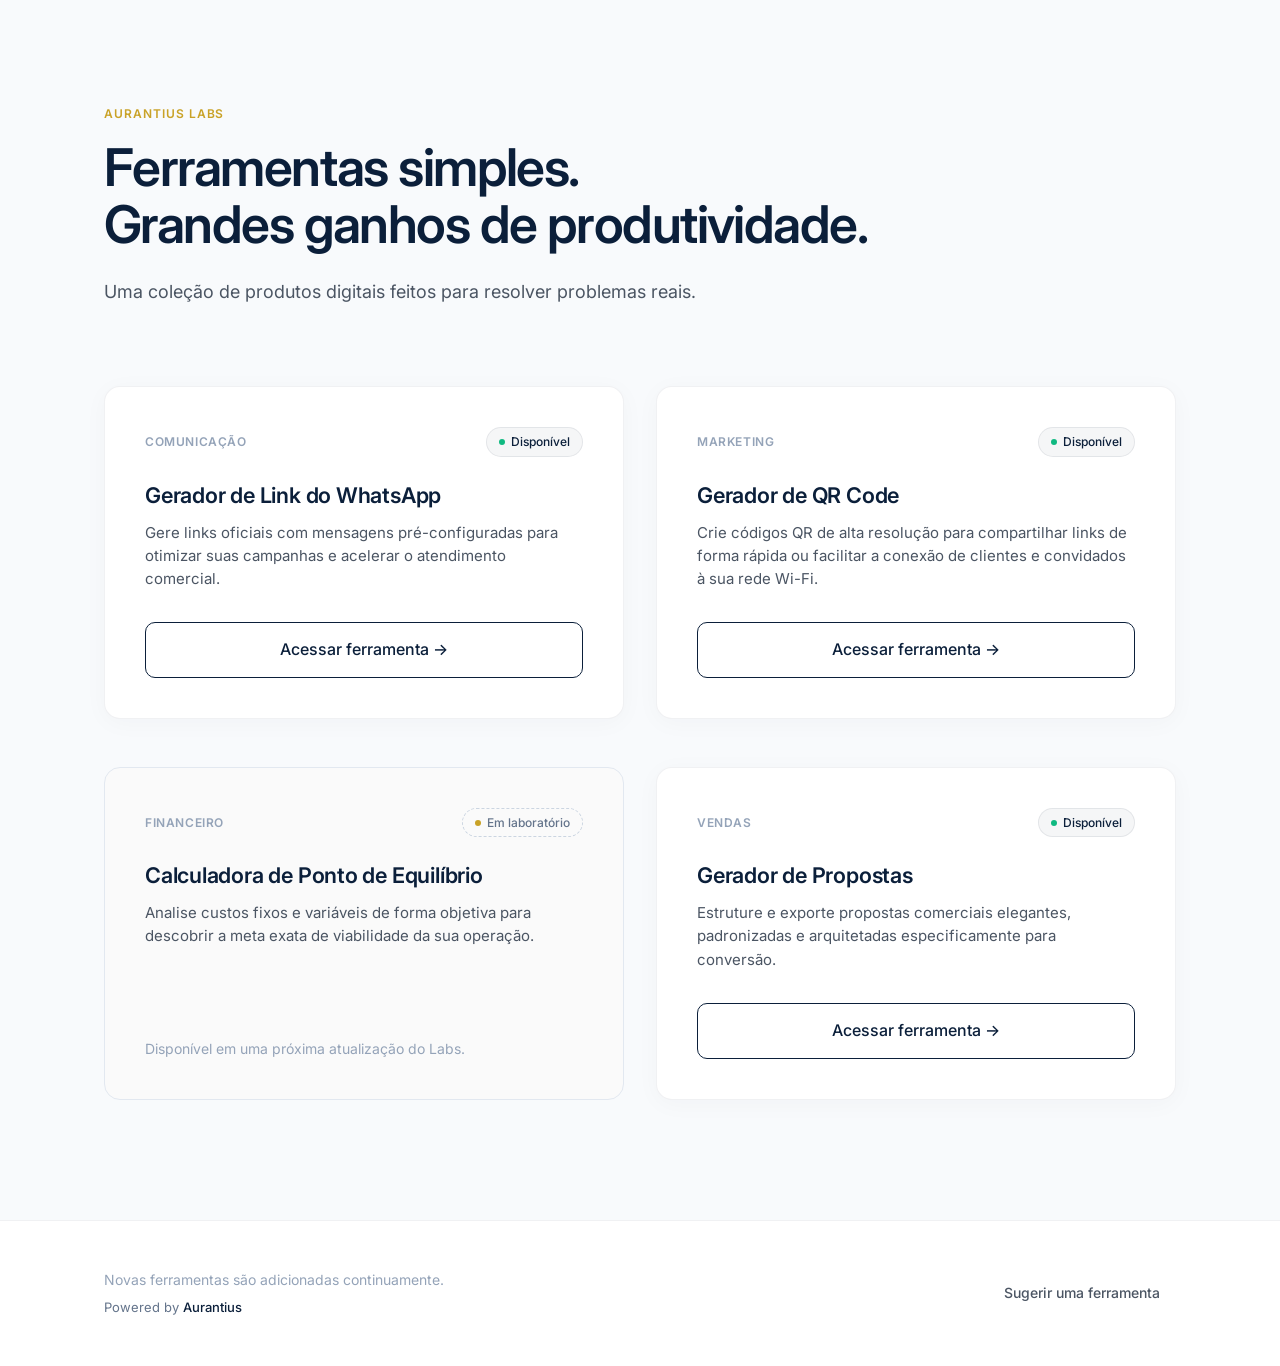
<file: labs/index.html>
<!DOCTYPE html>
<html lang="pt-BR">
<head>
    <meta charset="UTF-8">
    <meta name="viewport" content="width=device-width, initial-scale=1.0">
    
    <title>Aurantius Labs | Ecossistema de Ferramentas</title>
    <meta name="description" content="Uma coleção de produtos digitais desenvolvidos pela AURANTIUS. Soluções úteis, elegantes e focadas em resolver desafios reais.">
    
    <!-- Favicons -->
    <link rel="apple-touch-icon" sizes="180x180" href="../assets/images/apple-touch-icon.png">
    <link rel="icon" type="image/png" sizes="32x32" href="../assets/images/favicon-32x32.png">
    <link rel="icon" type="image/png" sizes="16x16" href="../assets/images/favicon-16x16.png">
    <link rel="manifest" href="../assets/images/site.webmanifest">
    
    <!-- Tipografia: Inter -->
    <link rel="preconnect" href="https://fonts.googleapis.com">
    <link rel="preconnect" href="https://fonts.gstatic.com" crossorigin>
    <link href="https://fonts.googleapis.com/css2?family=Inter:wght@400;500;600&display=swap" rel="stylesheet">
    
    <!-- CSS: Global e Local -->
    <link rel="stylesheet" href="../assets/css/global.css">
    <link rel="stylesheet" href="style.css">
</head>
<body class="labs-directory">

    <!-- CABEÇALHO DO LABS -->
    <header class="labs-header">
        <div class="container header-container">
            <span class="labs-badge" aria-label="Ambiente de desenvolvimento de produtos">Aurantius Labs</span>
            
            <h1 class="labs-title">
                Ferramentas simples.<br>
                Grandes ganhos de produtividade.
            </h1>
            
            <p class="labs-description">
                Uma coleção de produtos digitais feitos para resolver problemas reais.
            </p>
        </div>
    </header>

    <!-- ÁREA PRINCIPAL (Diretório) -->
    <main class="labs-main">
        <div class="container">
            
            <section class="tools-grid" aria-label="Catálogo de ferramentas do Aurantius Labs">
                
                <!-- CARD 1: Gerador de Link do WhatsApp (Disponível) -->
                <article class="tool-card is-available">
                    <header class="tool-header">
                        <span class="tool-category">Comunicação</span>
                        <span class="tool-status status-available">Disponível</span>
                    </header>
                    <div class="tool-body">
                        <h2 class="tool-name">Gerador de Link do WhatsApp</h2>
                        <p class="tool-desc">Gere links oficiais com mensagens pré-configuradas para otimizar suas campanhas e acelerar o atendimento comercial.</p>
                    </div>
                    <footer class="tool-footer">
                        <a href="gerador-link-whatsapp/" class="btn tool-action">Acessar ferramenta &rarr;</a>
                    </footer>
                </article>

                <!-- CARD 2: Gerador de QR Code (Disponível) -->
                <article class="tool-card is-available">
                    <header class="tool-header">
                        <span class="tool-category">Marketing</span>
                        <span class="tool-status status-available">Disponível</span>
                    </header>
                    <div class="tool-body">
                        <h2 class="tool-name">Gerador de QR Code</h2>
                        <p class="tool-desc">Crie códigos QR de alta resolução para compartilhar links de forma rápida ou facilitar a conexão de clientes e convidados à sua rede Wi-Fi.</p>
                    </div>
                    <footer class="tool-footer">
                        <a href="gerador-qrcode/" class="btn tool-action">Acessar ferramenta &rarr;</a>
                    </footer>
                </article>

                <!-- CARD 3: Calculadora de Ponto de Equilíbrio (Em laboratório) -->
                <article class="tool-card is-developing">
                    <header class="tool-header">
                        <span class="tool-category">Financeiro</span>
                        <span class="tool-status status-lab">Em laboratório</span>
                    </header>
                    <div class="tool-body">
                        <h2 class="tool-name">Calculadora de Ponto de Equilíbrio</h2>
                        <p class="tool-desc">Analise custos fixos e variáveis de forma objetiva para descobrir a meta exata de viabilidade da sua operação.</p>
                    </div>
                    <footer class="tool-footer">
                        <p class="tool-future-note">Disponível em uma próxima atualização do Labs.</p>
                    </footer>
                </article>

                <!-- CARD 4: Gerador de Propostas (Disponível) -->
                <article class="tool-card is-available">
                    <header class="tool-header">
                        <span class="tool-category">Vendas</span>
                        <span class="tool-status status-available">Disponível</span>
                    </header>
                    <div class="tool-body">
                        <h2 class="tool-name">Gerador de Propostas</h2>
                        <p class="tool-desc">Estruture e exporte propostas comerciais elegantes, padronizadas e arquitetadas especificamente para conversão.</p>
                    </div>
                    <footer class="tool-footer">
                        <a href="gerador-propostas/" class="btn tool-action">Acessar ferramenta &rarr;</a>
                    </footer>
                </article>

            </section>

        </div>
    </main>

    <!-- RODAPÉ DO LABS -->
    <footer class="labs-footer">
        <div class="container footer-container">
            <div class="footer-info">
                <p class="footer-note">Novas ferramentas são adicionadas continuamente.</p>
                <span class="footer-signature">Powered by <a href="https://www.aurantius.com.br/" class="signature-link">Aurantius</a></span>
            </div>
            <a href="mailto:converse@aurantius.com.br?subject=Sugestão de Ferramenta - Aurantius Labs" class="suggest-link">Sugerir uma ferramenta</a>
        </div>
    </footer>

    <!-- Script de Microinterações -->
    <script src="script.js" defer></script>
</body>
</html>
</file>
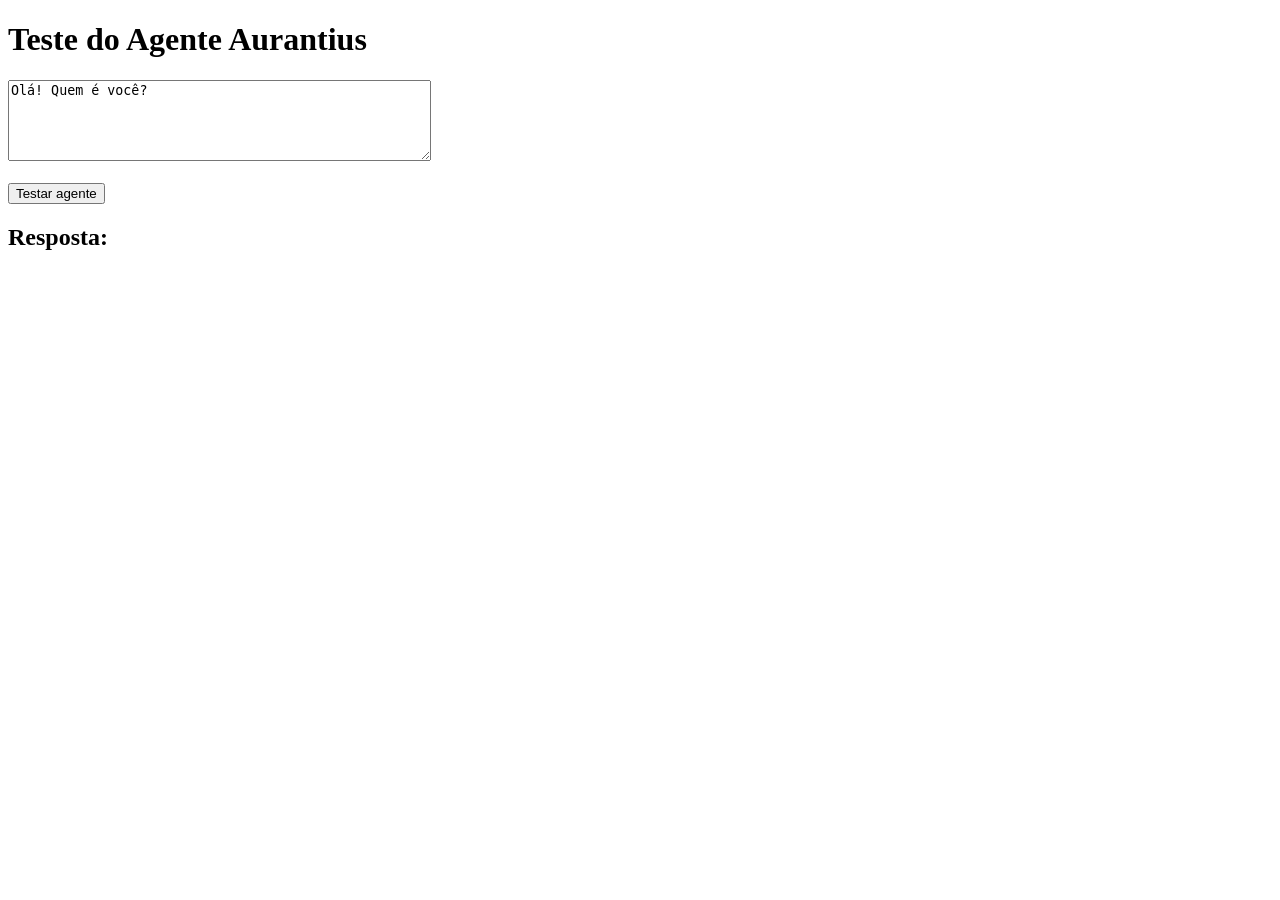
<file: test-agent.html>
<!DOCTYPE html>
<html lang="pt-BR">
<head>
  <meta charset="UTF-8">
  <meta name="viewport" content="width=device-width, initial-scale=1.0">
  <title>Teste — Aurantius AI</title>
</head>

<body>

  <h1>Teste do Agente Aurantius</h1>

  <textarea id="message" rows="5" cols="50">Olá! Quem é você?</textarea>

  <br><br>

  <button id="testButton">Testar agente</button>

  <h2>Resposta:</h2>

  <pre id="response"></pre>

  <script>
    const button = document.getElementById("testButton");
    const messageInput = document.getElementById("message");
    const responseElement = document.getElementById("response");

    button.addEventListener("click", async () => {
      responseElement.textContent = "Digitando...";

      try {
        const response = await fetch("/api/chat", {
          method: "POST",
          headers: {
            "Content-Type": "application/json"
          },
          body: JSON.stringify({
            message: messageInput.value
          })
        });

        let data;
        try {
          data = await response.json();
        } catch (error) {
          responseElement.textContent =
            "Não consegui responder agora. Tente novamente em instantes.";
          return;
        }

        if (!response.ok) {
          responseElement.textContent =
            data?.error || "Não consegui responder agora. Tente novamente em instantes.";
          return;
        }

        responseElement.textContent = data.response;

      } catch (error) {
        responseElement.textContent =
          "Erro de conexão:\n" + error.message;
      }
    });
  </script>

</body>
</html>
</file>
<file: assets/css/global.css>
/* =========================================
   VARIÁVEIS (Design System Premium)
========================================= */
:root {
    /* Cores */
    --primary: #0B1F3A;
    --accent: #C9A227;
    --background: #FFFFFF;
    --text-main: #111827;
    --text-muted: #4B5563;
    --border: rgba(11, 31, 58, 0.06); 
    --white: #FFFFFF;
    
    /* Espaçamentos & Layout */
    --container-width: 1120px;
    --section-padding: 160px 0; 
    
    /* Border Radius (Consistência matemática) */
    --radius-btn: 10px;
    --radius-card: 16px;
    --radius-capsule: 999px;
    --radius-panel: 32px; 
    
    /* Animações */
    --ease-out: cubic-bezier(0.16, 1, 0.3, 1); 
    --transition-fast: 180ms var(--ease-out);
    --transition-base: 250ms var(--ease-out);
    --transition-slow: 350ms var(--ease-out);
}

/* =========================================
   RESETS, TYPOGRAPHY & ANTI-ALIASING
========================================= */
* {
    margin: 0;
    padding: 0;
    box-sizing: border-box;
}

body {
    font-family: 'Inter', sans-serif;
    background-color: var(--background);
    color: var(--text-main);
    line-height: 1.6;
    -webkit-font-smoothing: antialiased;
    -moz-osx-font-smoothing: grayscale;
    text-rendering: optimizeLegibility;
}

.container {
    max-width: var(--container-width);
    margin: 0 auto;
    padding: 0 24px;
}

h1, h2, h3 {
    font-weight: 500;
    letter-spacing: -0.03em;
    line-height: 1.15;
}

h1 {
    font-size: 4.5rem;
    color: var(--white);
    margin-bottom: 24px;
}

h2 {
    font-size: 2.75rem;
    margin-bottom: 24px;
    color: var(--primary);
}

h3 {
    font-size: 1.25rem;
    color: var(--primary);
}

p {
    color: var(--text-muted);
    font-size: 1.125rem;
    margin-bottom: 0; 
}

a {
    text-decoration: none;
    color: inherit;
    transition: color var(--transition-base);
}

/* =========================================
   BOTÕES (Engenharia Premium)
========================================= */
.btn {
    display: inline-flex;
    align-items: center;
    justify-content: center;
    gap: 12px;
    padding: 14px 28px;
    border-radius: var(--radius-btn);
    font-weight: 500;
    font-size: 1rem;
    cursor: pointer;
    transition: transform var(--transition-fast), box-shadow var(--transition-fast), background var(--transition-fast);
    border: 1px solid transparent;
    user-select: none;
}

.btn-primary {
    background: linear-gradient(180deg, var(--accent) 0%, #BA9522 100%);
    color: var(--primary);
    box-shadow: 0 2px 10px rgba(201, 162, 39, 0.15), inset 0 1px 0 rgba(255, 255, 255, 0.25);
}

.btn-primary:hover {
    background: linear-gradient(180deg, #D4B03B 0%, var(--accent) 100%);
    transform: translateY(-2px);
    box-shadow: 0 8px 24px rgba(201, 162, 39, 0.25), inset 0 1px 0 rgba(255, 255, 255, 0.4);
}

.btn-outline {
    border-color: rgba(255, 255, 255, 0.15);
    color: var(--white);
}

.btn-outline:hover {
    background-color: rgba(255, 255, 255, 0.06);
}

.icon-small {
    width: 18px;
    height: 18px;
}

/* =========================================
   SEÇÕES, GRID & DIVISORES
========================================= */
.section {
    padding: var(--section-padding);
    position: relative;
}

.section-divider {
    border-bottom: 1px solid var(--border);
}

/* Grid Perfeito */
.bg-grid::before {
    content: '';
    position: absolute;
    inset: 0;
    background-image: 
        linear-gradient(to right, rgba(11, 31, 58, 0.025) 1px, transparent 1px),
        linear-gradient(to bottom, rgba(11, 31, 58, 0.025) 1px, transparent 1px);
    background-size: 64px 64px;
    z-index: 0;
    pointer-events: none;
}

.bg-grid .container {
    position: relative;
    z-index: 1;
}

.section-header {
    margin-bottom: 80px;
}

.section-header.expanded {
    max-width: 100%;
}

.section-header.expanded .constrained-p {
    max-width: 760px;
}

/* =========================================
   NAVBAR (Cápsula Flutuante)
========================================= */
.navbar-wrapper {
    position: fixed;
    top: 24px;
    width: 100%;
    z-index: 100;
    display: flex;
    justify-content: center;
    pointer-events: none;
}

.navbar {
    width: calc(100% - 48px);
    max-width: 960px;
    background: rgba(255, 255, 255, 0.06); 
    border: 1px solid rgba(255, 255, 255, 0.08);
    border-radius: var(--radius-capsule);
    backdrop-filter: blur(12px);
    -webkit-backdrop-filter: blur(12px);
    padding: 12px 32px;
    transition: background var(--transition-slow), border-color var(--transition-slow), box-shadow var(--transition-slow);
    pointer-events: auto;
}

.navbar.scrolled {
    background: rgba(255, 255, 255, 0.88);
    border-color: rgba(11, 31, 58, 0.06);
    box-shadow: 0 16px 40px rgba(11, 31, 58, 0.04), 0 4px 12px rgba(11, 31, 58, 0.02);
}

.navbar-container {
    display: flex;
    justify-content: space-between;
    align-items: center;
}

.logo {
    font-weight: 600;
    font-size: 1.3rem; 
    letter-spacing: 0.12em;
    color: var(--white);
    transition: color var(--transition-base);
}

.navbar.scrolled .logo {
    color: var(--primary);
}

.navbar.scrolled .btn-outline {
    border-color: var(--border);
    color: var(--primary);
}

.navbar.scrolled .btn-outline:hover {
    background-color: #F8FAFC;
}

/* =========================================
   HERO 
========================================= */
.hero {
    position: relative;
    min-height: 100vh;
    min-height: 100svh;
    display: flex;
    align-items: center;
    overflow: hidden;
    background-color: #040A12;
    padding-top: 160px;
    padding-bottom: 120px;
}

.hero-layer {
    position: absolute;
    inset: -30px; 
    will-change: transform;
}

.hero-bg-layer {
    background-image: url('../images/hero-background.jpg');
    background-position: center;
    background-size: cover;
    z-index: 1;
}

.hero-gradient-layer {
    z-index: 2;
    background: linear-gradient(135deg, rgba(11, 31, 58, 0.75) 0%, rgba(5, 15, 28, 0.92) 100%);
    background-size: 200% 200%;
    animation: heroGradientShift 30s ease-in-out infinite alternate;
}

@keyframes heroGradientShift {
    0% { background-position: 0% 0%; }
    100% { background-position: 100% 100%; }
}

.hero-light-layer {
    z-index: 3;
    pointer-events: none;
}

.light-gold {
    position: absolute;
    top: 20%;
    left: 30%;
    width: 50vw;
    height: 50vw;
    background: radial-gradient(circle, rgba(201, 162, 39, 0.04) 0%, transparent 60%);
    transform: translate(-50%, -50%);
}

.light-blue {
    position: absolute;
    bottom: -10%;
    right: -10%;
    width: 60vw;
    height: 60vw;
    background: radial-gradient(circle, rgba(11, 31, 58, 0.15) 0%, transparent 60%);
    transform: translate(-50%, -50%);
}

.hero-vignette {
    position: absolute;
    inset: 0;
    box-shadow: inset 0 0 160px rgba(0, 0, 0, 0.65);
    z-index: 4;
    pointer-events: none;
}

.hero-content {
    position: relative;
    z-index: 5;
    max-width: 860px;
    display: flex;
    flex-direction: column;
    align-items: flex-start;
    width: 100%;
}

.hero-content p {
    color: rgba(255, 255, 255, 0.85);
    font-size: 1.35rem;
    line-height: 1.6;
    margin-bottom: 48px;
    max-width: 680px;
}

.scroll-indicator {
    position: absolute;
    bottom: 40px;
    left: 50%;
    transform: translateX(-50%);
    color: rgba(255, 255, 255, 0.4);
    z-index: 10;
    transition: color var(--transition-fast), transform var(--transition-fast);
}

.scroll-indicator:hover {
    color: var(--white);
    transform: translate(-50%, 4px);
}

/* =========================================
   CARDS 
========================================= */
.grid-3 {
    display: grid;
    grid-template-columns: repeat(3, 1fr);
    gap: 32px;
}

.card {
    background: var(--white);
    border: 1px solid var(--border);
    border-radius: var(--radius-card);
    padding: 48px 40px;
    height: 100%;
    display: flex;
    flex-direction: column;
    gap: 40px; 
    transition: transform var(--transition-base), box-shadow var(--transition-base);
    box-shadow: 0 4px 20px rgba(11, 31, 58, 0.02);
}

.card-text-group {
    display: flex;
    flex-direction: column;
    gap: 12px; 
}

.card:hover {
    transform: translateY(-5px); 
    box-shadow: 0 16px 48px rgba(11, 31, 58, 0.07); 
}

.card-icon {
    color: var(--primary);
    width: 28px;
    height: 28px;
    transition: color var(--transition-base);
}

.card:hover .card-icon {
    color: var(--accent); 
}

/* =========================================
   COMO PENSAMOS
========================================= */
#como-pensamos {
    background: linear-gradient(180deg, #FFFFFF 0%, #F8FAFC 25%, #F3F5F8 50%, #F8FAFC 75%, #FFFFFF 100%);
    padding: 190px 0;
}

.grid-2 {
    display: grid;
    grid-template-columns: 1fr 1fr;
    gap: 100px;
}
.align-center { align-items: center; }

.text-content {
    display: flex;
    flex-direction: column;
    gap: 20px;
}

.elegant-list {
    list-style: none;
    display: flex;
    flex-direction: column;
    gap: 8px;
}

.elegant-list li {
    display: flex;
    align-items: center;
    gap: 20px;
    font-size: 1.125rem;
    color: var(--primary);
    padding: 16px 0;
    border-bottom: 1px solid var(--border);
}
.elegant-list li:last-child { border-bottom: none; }

.list-icon {
    color: var(--accent);
    width: 20px;
    height: 20px;
    flex-shrink: 0;
}

/* =========================================
   SOLUÇÕES
========================================= */
.grid-auto {
    display: grid;
    grid-template-columns: repeat(auto-fill, minmax(320px, 1fr));
    gap: 20px;
}

.card-small {
    display: flex;
    align-items: center;
    gap: 16px;
    padding: 24px 28px;
    border: 1px solid var(--border);
    border-radius: var(--radius-btn);
    background: var(--white);
    color: var(--primary);
    font-weight: 500;
    transition: transform var(--transition-base), box-shadow var(--transition-base), border-color var(--transition-base);
    box-shadow: 0 2px 10px rgba(11, 31, 58, 0.015);
}

.card-small i {
    color: var(--text-muted);
    width: 22px;
    height: 22px;
    transition: color var(--transition-base);
}

.card-small:hover {
    transform: translateY(-4px);
    border-color: rgba(11, 31, 58, 0.1);
    box-shadow: 0 12px 32px rgba(11, 31, 58, 0.06);
}

.card-small:hover i {
    color: var(--accent);
}

/* =========================================
   AURANTIUS LABS (Preview)
========================================= */
#aurantius-labs-preview {
    padding: 100px 0 60px; /* Mais compacto para atuar como transição fluida */
}

.labs-preview-wrapper {
    text-align: center;
    max-width: 720px;
    margin: 0 auto;
    display: flex;
    flex-direction: column;
    align-items: center;
}

.labs-badge-tag {
    display: inline-flex;
    align-items: center;
    gap: 8px;
    font-size: 0.75rem;
    font-weight: 600;
    text-transform: uppercase;
    letter-spacing: 0.12em;
    color: var(--accent);
    margin-bottom: 24px;
}

.labs-badge-tag::before {
    content: '';
    display: block;
    width: 6px;
    height: 6px;
    background-color: var(--accent);
    border-radius: 50%;
}

.labs-preview-wrapper h2 {
    margin-bottom: 24px;
}

.labs-preview-wrapper p {
    margin-bottom: 40px;
    font-size: 1.125rem;
    color: var(--text-muted);
}

.btn-outline-dark {
    border-color: var(--border);
    color: var(--primary);
    background-color: transparent;
}

.btn-outline-dark:hover {
    border-color: rgba(11, 31, 58, 0.15);
    background-color: #F8FAFC;
    color: var(--primary);
    box-shadow: 0 4px 12px rgba(11, 31, 58, 0.03);
    transform: translateY(-2px);
}

/* =========================================
   CTA FINAL (Card Flutuante Premium)
========================================= */
.cta-section {
    background-color: var(--background);
    padding: 90px 0 160px;
}

.cta-card-container {
    max-width: 1280px;
}

.cta-card {
    background: radial-gradient(ellipse at top, #0d2546 0%, #0B1F3A 100%);
    border-radius: var(--radius-panel);
    padding: 120px 48px;
    position: relative;
    overflow: hidden;
    text-align: center;
    
    box-shadow: 0 32px 80px rgba(11, 31, 58, 0.08), 0 8px 32px rgba(11, 31, 58, 0.04);
    border: 1px solid rgba(255, 255, 255, 0.05); 
}

.cta-texture {
    position: absolute;
    inset: 0;
    background-image: 
        linear-gradient(to right, rgba(255, 255, 255, 0.02) 1px, transparent 1px),
        linear-gradient(to bottom, rgba(255, 255, 255, 0.02) 1px, transparent 1px);
    background-size: 40px 40px;
    filter: blur(0.5px);
    -webkit-mask-image: radial-gradient(ellipse at center, rgba(0,0,0,1) 0%, transparent 70%);
    mask-image: radial-gradient(ellipse at center, rgba(0,0,0,1) 0%, transparent 70%);
    z-index: 1;
    pointer-events: none;
}

.cta-lighting-title {
    position: absolute;
    top: 50%;
    left: 50%;
    transform: translate(-50%, -50%);
    width: 800px;
    height: 500px;
    background: radial-gradient(ellipse, rgba(255, 255, 255, 0.025) 0%, transparent 60%);
    pointer-events: none;
    z-index: 2;
}

.cta-content {
    position: relative;
    z-index: 3;
    max-width: 720px;
    margin: 0 auto;
}

.cta-card h2 { color: var(--white); }
.cta-card p {
    color: rgba(255, 255, 255, 0.75);
    margin-bottom: 56px; 
    font-size: 1.25rem;
}

.cta-btn-wrapper {
    position: relative;
    display: inline-block;
}

.cta-btn-glow {
    position: absolute;
    top: 50%;
    left: 50%;
    transform: translate(-50%, -50%);
    width: 140%;
    height: 180%;
    background: radial-gradient(ellipse, rgba(201, 162, 39, 0.12) 0%, transparent 65%);
    border-radius: 50px;
    z-index: -1;
    pointer-events: none;
    opacity: 0.8;
    transition: opacity var(--transition-base);
}

.cta-btn-wrapper:hover .cta-btn-glow {
    opacity: 1;
}

/* =========================================
   FOOTER
========================================= */
.footer {
    padding: 64px 0; 
    background-color: var(--white);
    border-top: 1px solid var(--border);
}

.footer-container {
    display: flex;
    justify-content: space-between;
    align-items: center;
    font-size: 0.9375rem;
    color: var(--text-muted);
}

.footer-logo {
    font-weight: 600;
    letter-spacing: 0.12em;
    color: var(--primary);
}

.footer-links {
    display: flex;
    gap: 56px; 
}
.footer-links a:hover { color: var(--primary); }

/* =========================================
   BOTÃO VOLTAR AO TOPO
========================================= */
.back-to-top {
    position: fixed;
    bottom: 112px;
    right: 40px;
    width: 46px; 
    height: 46px;
    border-radius: 50%;
    background-color: var(--primary);
    color: var(--white);
    border: none;
    cursor: pointer;
    display: flex;
    align-items: center;
    justify-content: center;
    opacity: 0;
    transform: translateY(20px) scale(0.95);
    transition: opacity var(--transition-base), transform var(--transition-base), background-color var(--transition-fast), box-shadow var(--transition-fast);
    box-shadow: 0 4px 16px rgba(11, 31, 58, 0.1);
    z-index: 99;
    pointer-events: none;
}

.back-to-top.visible {
    opacity: 1;
    transform: translateY(0) scale(1);
    pointer-events: auto;
}

.back-to-top:hover {
    background-color: var(--accent);
    color: var(--primary);
    box-shadow: 0 8px 24px rgba(201, 162, 39, 0.25);
}

.whatsapp-float {
    position: fixed;
    right: 40px;
    bottom: 40px;
    width: 56px;
    height: 56px;
    border-radius: 50%;
    background-color: #10B981;
    color: var(--white);
    display: flex;
    align-items: center;
    justify-content: center;
    box-shadow: 0 8px 24px rgba(16, 185, 129, 0.25);
    transition: transform var(--transition-fast), background-color var(--transition-fast), box-shadow var(--transition-fast);
    z-index: 99;
}

.whatsapp-float i {
    width: 26px;
    height: 26px;
}

.whatsapp-float:hover {
    background-color: #059669;
    color: var(--white);
    transform: translateY(-3px);
    box-shadow: 0 12px 28px rgba(16, 185, 129, 0.35);
}

/* =========================================
   MICROINTERAÇÕES GERAIS (Observer)
========================================= */
.fade-in {
    opacity: 0;
    transform: translateY(24px); 
    transition: opacity 600ms var(--ease-out), transform 600ms var(--ease-out);
    will-change: opacity, transform;
}

.fade-in.visible {
    opacity: 1;
    transform: translateY(0);
}

/* =========================================
   RESPONSIVIDADE
========================================= */
@media (max-width: 1024px) {
    h1 { font-size: 3.75rem; }
    h2 { font-size: 2.25rem; }
    .grid-2 { gap: 64px; }
}

@media (max-width: 768px) {
    :root { --section-padding: 100px 0; }
    #como-pensamos { padding: 120px 0; }
    h1 { font-size: 2.75rem; }
    h2 { font-size: 2rem; }
    .grid-2, .grid-3 { grid-template-columns: 1fr; gap: 32px; }
    
    .hero {
        padding-top: 140px;
        padding-bottom: 100px;
    }
    
    .navbar { width: calc(100% - 32px); padding: 12px 24px; }
    .back-to-top { bottom: 88px; right: 24px; }
    .whatsapp-float { bottom: 24px; right: 24px; }
    .footer-container { flex-direction: column; gap: 32px; text-align: center; }

    #aurantius-labs-preview { padding: 60px 0; }
    
    .cta-section { padding: 64px 0 80px; }
    .cta-card {
        padding: 80px 24px;
        border-radius: 28px;
    }
    .cta-card p {
        font-size: 1.125rem;
        margin-bottom: 40px;
    }
}
</file>
<file: labs/style.css>
/**
 * AURANTIUS LABS
 * Diretório de Ferramentas e Ecossistema
 * 
 * Filosofia Visual: Minimalismo, organização, arquitetura escalável e 
 * foco absoluto no produto (Show, don't tell).
 */

/* ==========================================================================
   LAYOUT BASE
   ========================================================================== */

.labs-directory {
    background-color: #F8FAFC; 
    min-height: 100vh;
    display: flex;
    flex-direction: column;
}

.labs-main {
    flex: 1; 
    padding-bottom: 120px;
}

/* ==========================================================================
   CABEÇALHO DO LABS
   ========================================================================== */

.labs-header {
    padding: 100px 0 80px; 
}

.labs-badge {
    display: inline-block;
    font-size: 0.75rem;
    font-weight: 600;
    text-transform: uppercase;
    letter-spacing: 0.08em;
    color: var(--accent); 
    margin-bottom: 16px;
}

.labs-title {
    font-size: 3.25rem;
    font-weight: 600;
    color: var(--primary); 
    letter-spacing: -0.03em;
    margin-bottom: 24px;
    line-height: 1.1;
}

.labs-description {
    font-size: 1.125rem;
    color: var(--text-muted);
    max-width: 780px; 
    line-height: 1.6;
    margin: 0;
}

/* ==========================================================================
   GRID DE FERRAMENTAS
   ========================================================================== */

.tools-grid {
    display: grid;
    grid-template-columns: repeat(auto-fill, minmax(340px, 1fr));
    column-gap: 32px;
    row-gap: 48px;
}

/* ==========================================================================
   CARDS DE PRODUTO
   ========================================================================== */

.tool-card {
    background-color: var(--white);
    border: 1px solid var(--border);
    border-radius: var(--radius-card);
    padding: 40px; 
    display: flex;
    flex-direction: column;
    gap: 24px;
    height: 100%;
    transition: transform var(--transition-base), box-shadow var(--transition-base), border-color var(--transition-base);
}

.tool-header {
    display: flex;
    justify-content: space-between;
    align-items: center;
}

.tool-category {
    font-size: 0.75rem;
    font-weight: 600;
    text-transform: uppercase;
    letter-spacing: 0.05em;
    color: #94A3B8; 
}

/* Badges de Status (Padrão Software) */
.tool-status {
    display: inline-flex;
    align-items: center;
    gap: 6px; 
    font-size: 0.75rem;
    font-weight: 500;
    padding: 4px 12px;
    border-radius: var(--radius-capsule);
}

.tool-status::before {
    content: '';
    display: block;
    width: 6px;
    height: 6px;
    border-radius: 50%;
}

.tool-body {
    display: flex;
    flex-direction: column;
    gap: 12px;
    flex: 1; 
}

.tool-name {
    font-size: 1.35rem;
    font-weight: 600;
    color: var(--primary);
    letter-spacing: -0.01em;
    line-height: 1.3;
    margin: 0;
}

.tool-desc {
    font-size: 0.9375rem;
    color: var(--text-muted);
    line-height: 1.55;
    margin: 0;
}

.tool-footer {
    margin-top: 8px;
}

/* ==========================================================================
   ESTADOS DOS CARDS
   ========================================================================== */

/* ESTADO 1: Disponível */
.tool-card.is-available {
    box-shadow: 0 4px 24px rgba(11, 31, 58, 0.03); 
}

.tool-card.is-available:hover {
    transform: translateY(-2px); 
    box-shadow: 0 12px 32px rgba(11, 31, 58, 0.06); 
    border-color: rgba(11, 31, 58, 0.08);
}

.status-available {
    background-color: rgba(11, 31, 58, 0.04);
    color: var(--primary);
    border: 1px solid rgba(11, 31, 58, 0.08);
}

.status-available::before {
    background-color: #10B981;
}

/* Botão Específico do Labs */
.tool-action {
    width: 100%;
    background-color: var(--white);
    border: 1px solid var(--primary);
    color: var(--primary);
}

.tool-action:hover {
    background-color: var(--accent); 
    border-color: var(--accent);
    color: var(--primary); 
}

/* ESTADO 2: Em Laboratório */
.tool-card.is-developing {
    background-color: #FAFAFA; 
    border-color: #E2E8F0;
    box-shadow: none;
}

.tool-card.is-developing:hover {
    border-color: #CBD5E1; 
}

.status-lab {
    background-color: transparent;
    color: #64748B;
    border: 1px dashed #CBD5E1; 
}

.status-lab::before {
    background-color: var(--accent);
}

.tool-future-note {
    font-size: 0.875rem;
    color: #94A3B8;
    margin: 0;
    line-height: 1.5;
}

/* ==========================================================================
   RODAPÉ DO LABS E ASSINATURA
   ========================================================================== */

.labs-footer {
    padding: 48px 0;
    background-color: var(--white);
    border-top: 1px solid var(--border);
}

.labs-footer .footer-container {
    display: flex;
    justify-content: space-between;
    align-items: center;
    gap: 24px;
}

.footer-info {
    display: flex;
    flex-direction: column;
    gap: 6px;
}

.footer-note {
    font-size: 0.875rem;
    color: #94A3B8;
    margin: 0;
}

/* Ajuste de legibilidade e peso para a assinatura */
.footer-signature {
    font-size: 0.8125rem; /* ~13px */
    color: #64748B; /* Cinza médio, muito mais legível que o anterior */
    font-weight: 400;
}

.signature-link {
    color: var(--primary); /* Azul Institucional #0B1F3A */
    text-decoration: none;
    font-weight: 500; /* Leve destaque de peso na marca */
    transition: opacity var(--transition-fast);
}

.signature-link:hover {
    opacity: 0.75; /* Hover extremamente sutil */
}

.suggest-link {
    font-size: 0.875rem;
    font-weight: 500;
    color: var(--text-muted);
    text-decoration: none;
    padding: 8px 16px;
    border-radius: var(--radius-capsule);
    transition: all var(--transition-fast);
}

.suggest-link:hover {
    color: var(--primary);
    background-color: #F8FAFC;
}

/* ==========================================================================
   RESPONSIVIDADE
   ========================================================================== */

@media (max-width: 1024px) {
    .labs-title {
        font-size: 2.75rem;
    }
}

@media (max-width: 768px) {
    .labs-header {
        padding: 80px 0 64px;
    }

    .labs-title {
        font-size: 2.25rem;
    }

    .tools-grid {
        grid-template-columns: 1fr;
        column-gap: 24px;
        row-gap: 32px; 
    }

    .tool-card {
        padding: 32px; 
    }

    .labs-footer .footer-container {
        flex-direction: column;
        text-align: center;
    }

    .footer-info {
        align-items: center;
    }
}
</file>
